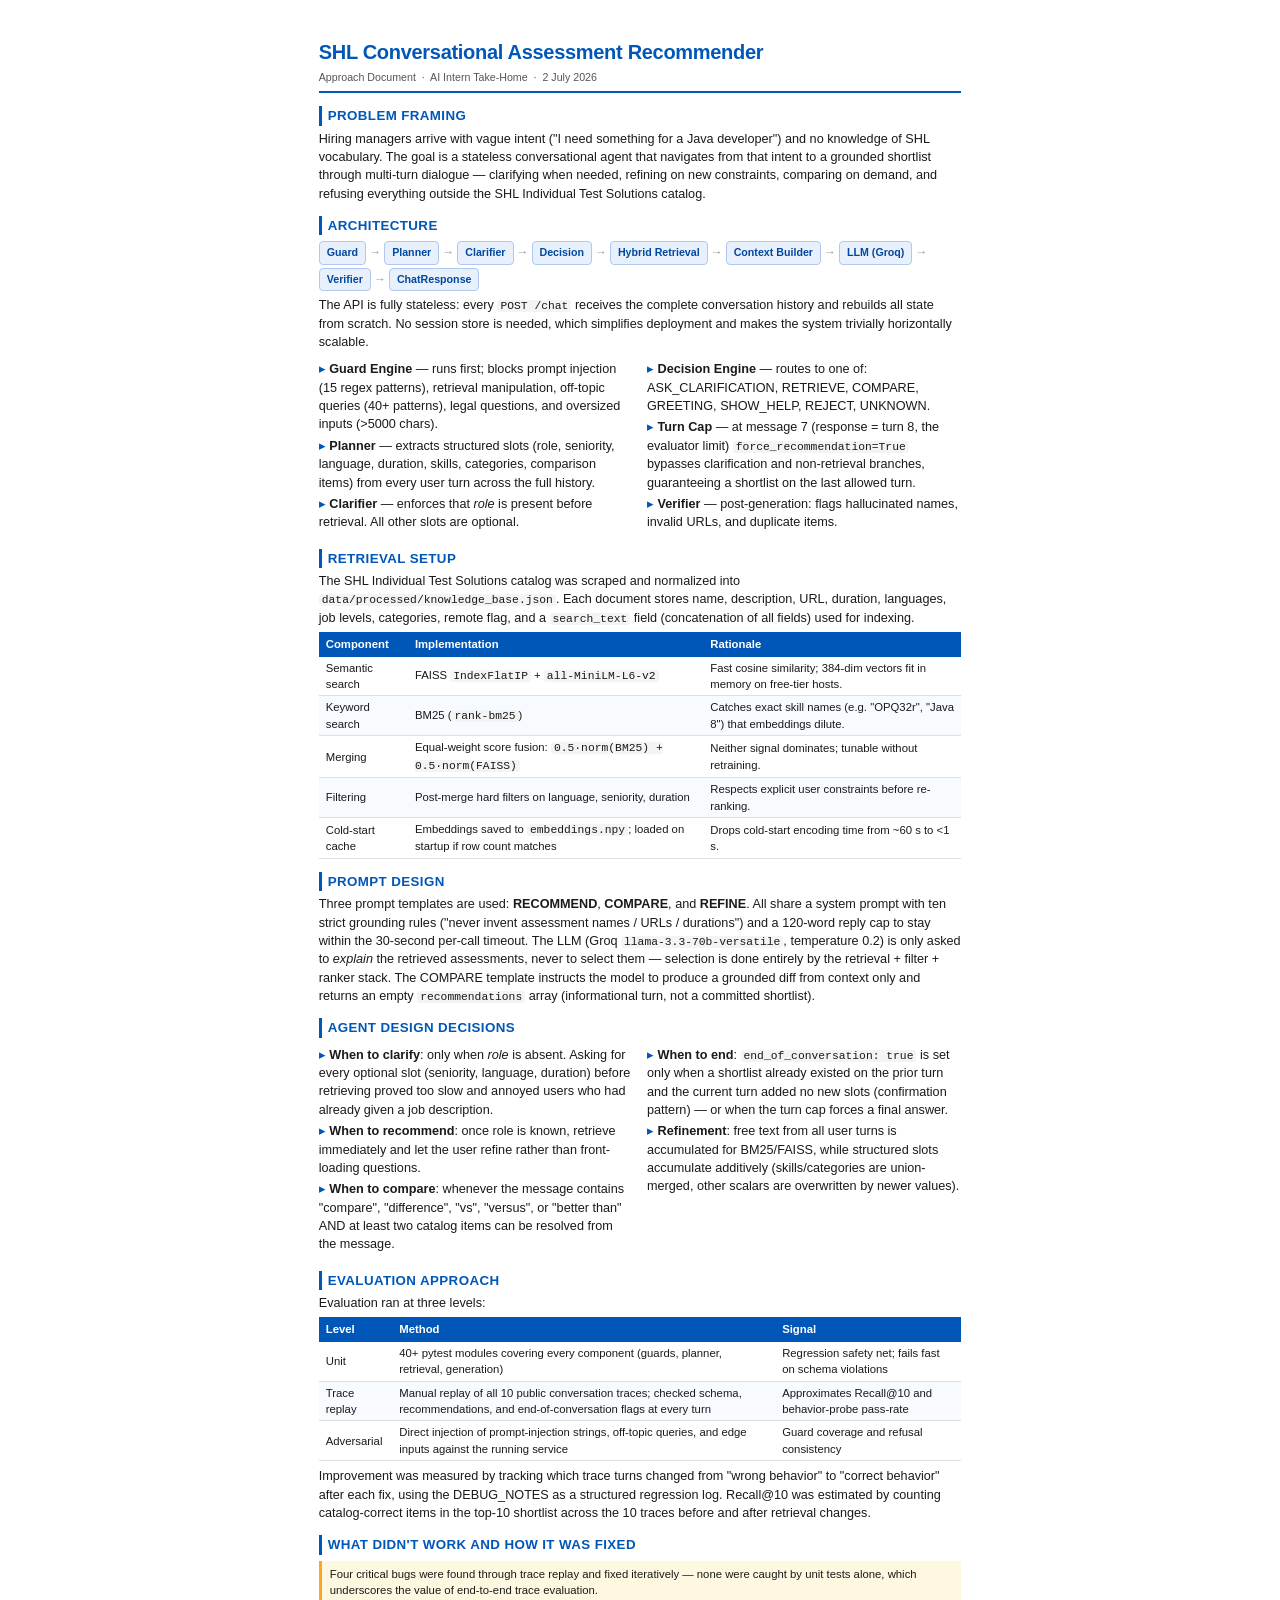
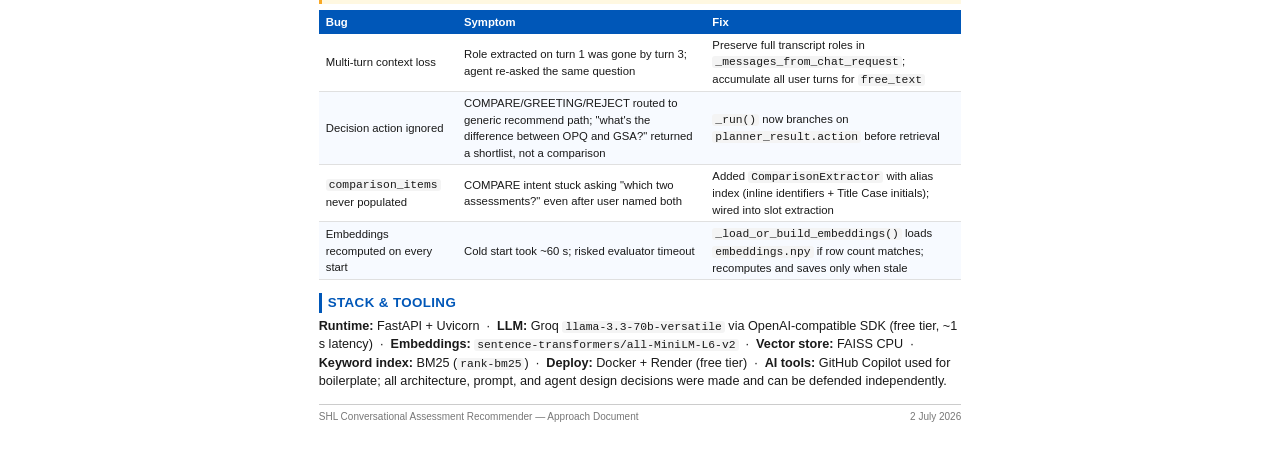
<file: approach.html>
<!DOCTYPE html>
<html lang="en">
<head>
<meta charset="UTF-8">
<title>SHL Conversational Recommender — Approach Document</title>
<style>
  /* ── Print geometry ─────────────────────────────────────── */
  @page {
    size: A4;
    margin: 18mm 20mm 18mm 20mm;
  }
  @media print {
    body { font-size: 9.5pt; }
    .page-break { page-break-before: always; }
  }

  /* ── Base ───────────────────────────────────────────────── */
  * { box-sizing: border-box; margin: 0; padding: 0; }
  body {
    font-family: 'Segoe UI', Helvetica, Arial, sans-serif;
    font-size: 9.5pt;
    line-height: 1.45;
    color: #1a1a1a;
    max-width: 170mm;
    margin: 0 auto;
    padding: 10mm 0;
  }

  /* ── Header ─────────────────────────────────────────────── */
  header {
    border-bottom: 2.5px solid #0057b8;
    padding-bottom: 6px;
    margin-bottom: 12px;
  }
  header h1 {
    font-size: 15pt;
    font-weight: 700;
    color: #0057b8;
    letter-spacing: -0.3px;
  }
  header .meta {
    font-size: 8pt;
    color: #555;
    margin-top: 3px;
  }

  /* ── Section headings ───────────────────────────────────── */
  h2 {
    font-size: 10pt;
    font-weight: 700;
    color: #0057b8;
    text-transform: uppercase;
    letter-spacing: 0.4px;
    margin-top: 13px;
    margin-bottom: 4px;
    border-left: 3px solid #0057b8;
    padding-left: 6px;
  }

  /* ── Body text ──────────────────────────────────────────── */
  p { margin-bottom: 5px; }

  /* ── Pipeline diagram ───────────────────────────────────── */
  .pipeline {
    display: flex;
    align-items: center;
    flex-wrap: wrap;
    gap: 3px;
    margin: 6px 0 5px;
    font-size: 8pt;
  }
  .step {
    background: #e8f0fb;
    border: 1px solid #b0c8ef;
    border-radius: 4px;
    padding: 3px 7px;
    font-weight: 600;
    color: #0047a0;
    white-space: nowrap;
  }
  .arrow { color: #999; font-size: 9pt; }

  /* ── Two-column layout ──────────────────────────────────── */
  .cols { display: flex; gap: 14px; margin-top: 4px; }
  .col  { flex: 1; }

  /* ── Bullet list ────────────────────────────────────────── */
  ul {
    list-style: none;
    padding: 0;
    margin: 4px 0;
  }
  ul li::before { content: "▸ "; color: #0057b8; }
  ul li { margin-bottom: 3px; }

  /* ── Inline code ────────────────────────────────────────── */
  code {
    font-family: 'Consolas', monospace;
    font-size: 8.5pt;
    background: #f4f4f4;
    border-radius: 3px;
    padding: 0 3px;
  }

  /* ── Table ──────────────────────────────────────────────── */
  table {
    width: 100%;
    border-collapse: collapse;
    font-size: 8.5pt;
    margin-top: 5px;
  }
  th {
    background: #0057b8;
    color: #fff;
    text-align: left;
    padding: 4px 7px;
    font-weight: 600;
  }
  td { padding: 3px 7px; border-bottom: 1px solid #e0e0e0; }
  tr:nth-child(even) td { background: #f7faff; }

  /* ── Highlight box ──────────────────────────────────────── */
  .box {
    background: #fff8e1;
    border-left: 3px solid #f9a825;
    padding: 5px 8px;
    margin: 6px 0;
    font-size: 8.5pt;
  }

  /* ── Footer ─────────────────────────────────────────────── */
  footer {
    margin-top: 14px;
    border-top: 1px solid #ccc;
    padding-top: 5px;
    font-size: 7.5pt;
    color: #777;
    display: flex;
    justify-content: space-between;
  }
</style>
</head>
<body>

<!-- ═══════════════════════════════ PAGE 1 ══════════════════════════════ -->

<header>
  <h1>SHL Conversational Assessment Recommender</h1>
  <div class="meta">Approach Document &nbsp;·&nbsp; AI Intern Take-Home &nbsp;·&nbsp; 2 July 2026</div>
</header>

<!-- ── Problem framing ──────────────────────────────────────────────── -->
<h2>Problem Framing</h2>
<p>
  Hiring managers arrive with vague intent ("I need something for a Java developer") and no
  knowledge of SHL vocabulary. The goal is a stateless conversational agent that navigates
  from that intent to a grounded shortlist through multi-turn dialogue — clarifying when
  needed, refining on new constraints, comparing on demand, and refusing everything outside
  the SHL Individual Test Solutions catalog.
</p>

<!-- ── Architecture ─────────────────────────────────────────────────── -->
<h2>Architecture</h2>

<div class="pipeline">
  <span class="step">Guard</span><span class="arrow">→</span>
  <span class="step">Planner</span><span class="arrow">→</span>
  <span class="step">Clarifier</span><span class="arrow">→</span>
  <span class="step">Decision</span><span class="arrow">→</span>
  <span class="step">Hybrid Retrieval</span><span class="arrow">→</span>
  <span class="step">Context Builder</span><span class="arrow">→</span>
  <span class="step">LLM (Groq)</span><span class="arrow">→</span>
  <span class="step">Verifier</span><span class="arrow">→</span>
  <span class="step">ChatResponse</span>
</div>

<p>
  The API is fully stateless: every <code>POST /chat</code> receives the complete conversation
  history and rebuilds all state from scratch. No session store is needed, which simplifies
  deployment and makes the system trivially horizontally scalable.
</p>

<div class="cols">
  <div class="col">
    <ul>
      <li><strong>Guard Engine</strong> — runs first; blocks prompt injection (15 regex patterns), retrieval manipulation, off-topic queries (40+ patterns), legal questions, and oversized inputs (&gt;5000 chars).</li>
      <li><strong>Planner</strong> — extracts structured slots (role, seniority, language, duration, skills, categories, comparison items) from every user turn across the full history.</li>
      <li><strong>Clarifier</strong> — enforces that <em>role</em> is present before retrieval. All other slots are optional.</li>
    </ul>
  </div>
  <div class="col">
    <ul>
      <li><strong>Decision Engine</strong> — routes to one of: ASK_CLARIFICATION, RETRIEVE, COMPARE, GREETING, SHOW_HELP, REJECT, UNKNOWN.</li>
      <li><strong>Turn Cap</strong> — at message 7 (response = turn 8, the evaluator limit) <code>force_recommendation=True</code> bypasses clarification and non-retrieval branches, guaranteeing a shortlist on the last allowed turn.</li>
      <li><strong>Verifier</strong> — post-generation: flags hallucinated names, invalid URLs, and duplicate items.</li>
    </ul>
  </div>
</div>

<!-- ── Retrieval ─────────────────────────────────────────────────────── -->
<h2>Retrieval Setup</h2>

<p>
  The SHL Individual Test Solutions catalog was scraped and normalized into
  <code>data/processed/knowledge_base.json</code>. Each document stores name, description,
  URL, duration, languages, job levels, categories, remote flag, and a
  <code>search_text</code> field (concatenation of all fields) used for indexing.
</p>

<table>
  <thead>
    <tr><th>Component</th><th>Implementation</th><th>Rationale</th></tr>
  </thead>
  <tbody>
    <tr><td>Semantic search</td><td>FAISS <code>IndexFlatIP</code> + <code>all-MiniLM-L6-v2</code></td><td>Fast cosine similarity; 384-dim vectors fit in memory on free-tier hosts.</td></tr>
    <tr><td>Keyword search</td><td>BM25 (<code>rank-bm25</code>)</td><td>Catches exact skill names (e.g. "OPQ32r", "Java 8") that embeddings dilute.</td></tr>
    <tr><td>Merging</td><td>Equal-weight score fusion: <code>0.5·norm(BM25) + 0.5·norm(FAISS)</code></td><td>Neither signal dominates; tunable without retraining.</td></tr>
    <tr><td>Filtering</td><td>Post-merge hard filters on language, seniority, duration</td><td>Respects explicit user constraints before re-ranking.</td></tr>
    <tr><td>Cold-start cache</td><td>Embeddings saved to <code>embeddings.npy</code>; loaded on startup if row count matches</td><td>Drops cold-start encoding time from ~60 s to &lt;1 s.</td></tr>
  </tbody>
</table>

<!-- ── Prompt Design ─────────────────────────────────────────────────── -->
<h2>Prompt Design</h2>

<p>
  Three prompt templates are used: <strong>RECOMMEND</strong>, <strong>COMPARE</strong>,
  and <strong>REFINE</strong>. All share a system prompt with ten strict grounding rules
  ("never invent assessment names / URLs / durations") and a 120-word reply cap to stay
  within the 30-second per-call timeout. The LLM (Groq <code>llama-3.3-70b-versatile</code>,
  temperature 0.2) is only asked to <em>explain</em> the retrieved assessments, never to
  select them — selection is done entirely by the retrieval + filter + ranker stack. The
  COMPARE template instructs the model to produce a grounded diff from context only and
  returns an empty <code>recommendations</code> array (informational turn, not a committed
  shortlist).
</p>

<!-- ═══════════════════════════════ PAGE 2 ══════════════════════════════ -->
<div class="page-break"></div>

<!-- ── Agent Design ─────────────────────────────────────────────────── -->
<h2>Agent Design Decisions</h2>

<div class="cols">
  <div class="col">
    <ul>
      <li><strong>When to clarify</strong>: only when <em>role</em> is absent. Asking for every optional slot (seniority, language, duration) before retrieving proved too slow and annoyed users who had already given a job description.</li>
      <li><strong>When to recommend</strong>: once role is known, retrieve immediately and let the user refine rather than front-loading questions.</li>
      <li><strong>When to compare</strong>: whenever the message contains "compare", "difference", "vs", "versus", or "better than" AND at least two catalog items can be resolved from the message.</li>
    </ul>
  </div>
  <div class="col">
    <ul>
      <li><strong>When to end</strong>: <code>end_of_conversation: true</code> is set only when a shortlist already existed on the prior turn and the current turn added no new slots (confirmation pattern) — or when the turn cap forces a final answer.</li>
      <li><strong>Refinement</strong>: free text from all user turns is accumulated for BM25/FAISS, while structured slots accumulate additively (skills/categories are union-merged, other scalars are overwritten by newer values).</li>
    </ul>
  </div>
</div>

<!-- ── Evaluation ────────────────────────────────────────────────────── -->
<h2>Evaluation Approach</h2>

<p>
  Evaluation ran at three levels:
</p>

<table>
  <thead>
    <tr><th>Level</th><th>Method</th><th>Signal</th></tr>
  </thead>
  <tbody>
    <tr>
      <td>Unit</td>
      <td>40+ pytest modules covering every component (guards, planner, retrieval, generation)</td>
      <td>Regression safety net; fails fast on schema violations</td>
    </tr>
    <tr>
      <td>Trace replay</td>
      <td>Manual replay of all 10 public conversation traces; checked schema, recommendations, and end-of-conversation flags at every turn</td>
      <td>Approximates Recall@10 and behavior-probe pass-rate</td>
    </tr>
    <tr>
      <td>Adversarial</td>
      <td>Direct injection of prompt-injection strings, off-topic queries, and edge inputs against the running service</td>
      <td>Guard coverage and refusal consistency</td>
    </tr>
  </tbody>
</table>

<p style="margin-top:6px;">
  Improvement was measured by tracking which trace turns changed from "wrong behavior" to
  "correct behavior" after each fix, using the DEBUG_NOTES as a structured regression log.
  Recall@10 was estimated by counting catalog-correct items in the top-10 shortlist across
  the 10 traces before and after retrieval changes.
</p>

<!-- ── What didn't work ─────────────────────────────────────────────── -->
<h2>What Didn't Work and How It Was Fixed</h2>

<div class="box">
  Four critical bugs were found through trace replay and fixed iteratively — none were
  caught by unit tests alone, which underscores the value of end-to-end trace evaluation.
</div>

<table>
  <thead>
    <tr><th>Bug</th><th>Symptom</th><th>Fix</th></tr>
  </thead>
  <tbody>
    <tr>
      <td>Multi-turn context loss</td>
      <td>Role extracted on turn 1 was gone by turn 3; agent re-asked the same question</td>
      <td>Preserve full transcript roles in <code>_messages_from_chat_request</code>; accumulate all user turns for <code>free_text</code></td>
    </tr>
    <tr>
      <td>Decision action ignored</td>
      <td>COMPARE/GREETING/REJECT routed to generic recommend path; "what's the difference between OPQ and GSA?" returned a shortlist, not a comparison</td>
      <td><code>_run()</code> now branches on <code>planner_result.action</code> before retrieval</td>
    </tr>
    <tr>
      <td><code>comparison_items</code> never populated</td>
      <td>COMPARE intent stuck asking "which two assessments?" even after user named both</td>
      <td>Added <code>ComparisonExtractor</code> with alias index (inline identifiers + Title Case initials); wired into slot extraction</td>
    </tr>
    <tr>
      <td>Embeddings recomputed on every start</td>
      <td>Cold start took ~60 s; risked evaluator timeout</td>
      <td><code>_load_or_build_embeddings()</code> loads <code>embeddings.npy</code> if row count matches; recomputes and saves only when stale</td>
    </tr>
  </tbody>
</table>

<!-- ── Stack ─────────────────────────────────────────────────────────── -->
<h2>Stack &amp; Tooling</h2>
<p>
  <strong>Runtime:</strong> FastAPI + Uvicorn &nbsp;·&nbsp;
  <strong>LLM:</strong> Groq <code>llama-3.3-70b-versatile</code> via OpenAI-compatible SDK (free tier, ~1 s latency) &nbsp;·&nbsp;
  <strong>Embeddings:</strong> <code>sentence-transformers/all-MiniLM-L6-v2</code> &nbsp;·&nbsp;
  <strong>Vector store:</strong> FAISS CPU &nbsp;·&nbsp;
  <strong>Keyword index:</strong> BM25 (<code>rank-bm25</code>) &nbsp;·&nbsp;
  <strong>Deploy:</strong> Docker + Render (free tier) &nbsp;·&nbsp;
  <strong>AI tools:</strong> GitHub Copilot used for boilerplate; all architecture, prompt, and agent design decisions were made and can be defended independently.
</p>

<footer>
  <span>SHL Conversational Assessment Recommender — Approach Document</span>
  <span>2 July 2026</span>
</footer>

</body>
</html>
</file>
